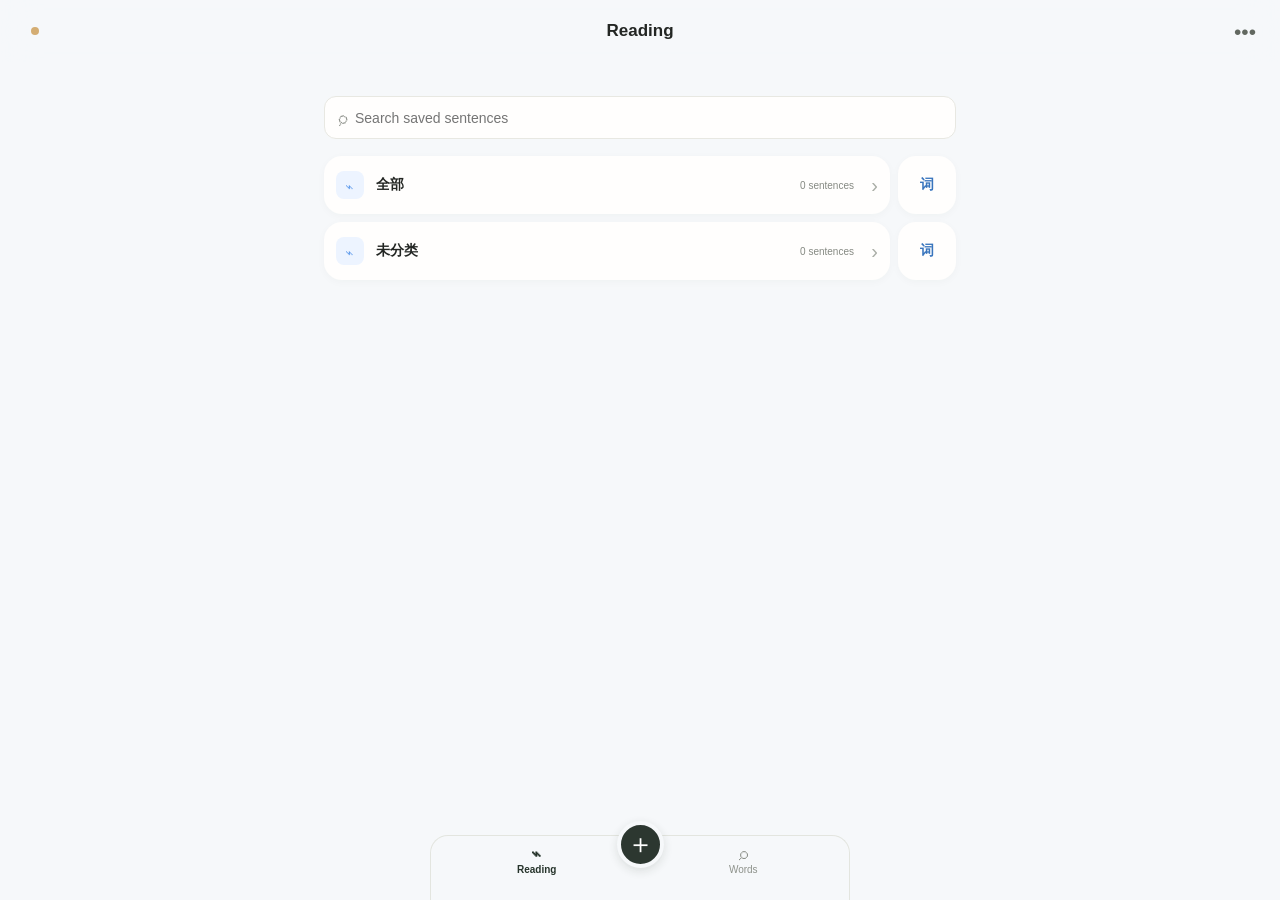
<file: mobile/index.html>
<!doctype html>
<html lang="zh-CN">
  <head>
    <meta charset="UTF-8" />
    <meta name="viewport" content="width=device-width, initial-scale=1, viewport-fit=cover" />
    <meta name="theme-color" content="#f7f7f5" />
    <meta name="apple-mobile-web-app-capable" content="yes" />
    <meta name="apple-mobile-web-app-status-bar-style" content="default" />
    <meta name="apple-mobile-web-app-title" content="Margin" />
    <link rel="manifest" href="./manifest.webmanifest?v=33" />
    <link rel="apple-touch-icon" href="./icon.svg" />
    <link rel="stylesheet" href="./styles.css?v=165" />
    <title>Margin · Sentences</title>
  </head>
  <body>
    <main id="app" aria-live="polite"></main>
    <input id="backup-file" type="file" accept="application/json,.json" hidden />
    <script type="module" src="./app.js?v=165"></script>
  </body>
</html>
</file>
<file: mobile/styles.css>
:root {
  --bg: #f6f8fa;
  --paper: #fffefd;
  --ink: #232623;
  --muted: #858982;
  --line: #e8e8e2;
  --green: #296757;
  --blue: #2f78c8;
  --orange: #bd7626;
  --purple: #7459a6;
  font-family: -apple-system, BlinkMacSystemFont, "SF Pro Text", "Segoe UI", sans-serif;
  color: var(--ink);
  background: var(--bg);
}

* { box-sizing: border-box; -webkit-tap-highlight-color: transparent; }
html, body, #app { min-height: 100%; margin: 0; background: var(--bg); }
body { background: var(--bg); }
button, input, textarea, select { font: inherit; }
button { cursor: pointer; border: 0; }
.app-shell { min-height: 100vh; padding-bottom: calc(82px + env(safe-area-inset-bottom)); background: var(--bg); }
.app-shell.scheme-one-words { --bg: #f6f8fa; background: #f6f8fa; }
.app-shell.scheme-two-entry { --bg: #f6f8fa; background: #f6f8fa; }
.app-shell.scheme-two-entry .entry-insight-section { background: #fff; }
.topbar { height: calc(62px + env(safe-area-inset-top)); padding: env(safe-area-inset-top) 18px 0; display: grid; grid-template-columns: 34px 1fr 34px; align-items: center; background: color-mix(in srgb, var(--bg) 91%, transparent); backdrop-filter: blur(18px); position: sticky; top: 0; z-index: 4; }
.topbar h1 { overflow: hidden; margin: 0; font-family: inherit; font-size: 17px; font-weight: 650; text-align: center; letter-spacing: 0; white-space: nowrap; text-overflow: ellipsis; }
.icon-button, .speak-button, .speak-mini { display: grid; place-items: center; color: #626860; background: transparent; }
.icon-button { width: 34px; height: 34px; font-size: 21px; line-height: 1; border-radius: 50%; }
.icon-button:active { background: #ecece7; }
.header-edit { min-height: 30px; padding: 0 7px; justify-self: end; color: #536056; background: transparent; border-radius: 7px; font-size: 12px; font-weight: 700; }
.header-edit:active { background: #ecece7; }
.brand-dot { width: 8px; height: 8px; justify-self: center; background: #d4ad72; border-radius: 50%; }
.page-content { width: min(100%, 670px); margin: 0 auto; padding: 20px 19px 35px; }
.page-content.collection-page { padding-top: 6px; }
.page-content.sentence-detail { padding-top: 6px; }
.page-content.wordbook-page { padding-top: 6px; }
.intro { display: flex; justify-content: space-between; align-items: center; gap: 16px; margin: 3px 0 21px; }
.collection-actions { position: sticky; z-index: 3; top: calc(62px + env(safe-area-inset-top)); margin: 0 -1px 13px; padding: 6px 1px 8px; display: flex; align-items: center; gap: 10px; overflow-x: auto; background: var(--bg); }
.collection-action-buttons { display: flex; align-items: center; gap: 7px; }
.intro p, .collection-actions p { max-width: 200px; margin: 0; color: var(--muted); font-size: 13px; line-height: 1.45; }
.subtle-button { min-height: 31px; padding: 0 10px; color: #303936; background: #eff0f2; border-radius: 9px; font-size: 12px; font-weight: 650; white-space: nowrap; }
.text-action { min-height: 29px; padding: 0 9px; color: #303936; background: #eff0f2; border-radius: 9px; font-size: 12px; font-weight: 700; white-space: nowrap; }
.text-action.add-sentence { color: #303936; }
.text-action.active { color: #303936; background: #e4e8ed; }
.text-action.mode-active { color: #3572bb; background: #e5effb; }
.search-box { height: 43px; padding: 0 12px; display: flex; align-items: center; gap: 8px; color: #91948e; background: var(--paper); border: 1px solid var(--line); border-radius: 12px; }
.search-box span { font-size: 19px; line-height: 1; transform: rotate(-15deg); }
.search-box input { width: 100%; min-width: 0; padding: 0; color: var(--ink); background: transparent; border: 0; outline: none; font-size: 14px; }
.section-head { margin: 28px 1px 10px; display: flex; align-items: baseline; justify-content: space-between; }
.section-head h2 { margin: 0; font-family: Georgia, "Times New Roman", serif; font-size: 17px; font-weight: 600; }
.section-head span { color: #999d96; font-size: 12px; }
.collection-list { display: grid; gap: 8px; margin-top: 17px; }
.collection-list.small { margin-top: 0; }
.collection-card-split { display: flex; align-items: stretch; gap: 8px; min-width: 0; }
.collection-card { width: 100%; min-height: 58px; padding: 8px 12px; display: grid; grid-template-columns: 32px minmax(0, 1fr) auto 16px; align-items: center; gap: 8px; color: var(--ink); background: var(--paper); border: 0; border-radius: 18px; box-shadow: 0 2px 8px #27302708; text-align: left; }
.collection-card-main { min-width: 0; flex: 1 1 auto; }
.collection-card:active, .sentence-row:active, .entry-row:active { background: #f1f2ed; }
.collection-wordbook-card { width: 58px; min-width: 58px; min-height: 58px; display: grid; place-items: center; color: #3975bd; background: var(--paper); border: 0; border-radius: 18px; box-shadow: 0 2px 8px #27302708; font-size: 14px; font-weight: 750; }
.collection-wordbook-card:active { background: #edf4ff; }
.folder-mark { display: grid; width: 28px; height: 28px; place-items: center; color: #4f91e9; background: #edf4ff; border-radius: 8px; font-size: 15px; }
.collection-card strong, .collection-card small { display: block; }
.collection-card strong { overflow: hidden; font-size: 14px; font-weight: 680; white-space: nowrap; text-overflow: ellipsis; }
.collection-card .collection-count { color: var(--muted); font-size: 10px; white-space: nowrap; }
.collection-card i, .annotation-list i, .linked-entry-list i { color: #aaaea7; font-size: 20px; font-style: normal; text-align: right; }
.sentence-list { display: grid; background: transparent; }
.sentence-item { border-bottom: 1px solid #e2e4e0; }
.sentence-item:last-child { border-bottom: 0; }
.sentence-item.bulk-mode.selected { background: #edf3fb; border-radius: 10px; }
.sentence-row { position: relative; width: 100%; padding: 17px 4px 17px 22px; color: var(--ink); background: transparent; text-align: left; }
.sentence-row::before { content: ""; position: absolute; top: 29px; left: 2px; width: 7px; height: 7px; background: var(--blue); border-radius: 50%; transform: translateY(-50%); }
.sentence-row p { margin: 0; font-family: inherit; font-size: 15px; font-weight: 500; line-height: 1.55; letter-spacing: -.012em; }
.reading-mode-row:active { background: #eef5fc; }
.sentence-collection-name { margin: -10px 4px 6px 22px; color: #adb1ab; font-size: 10px; font-weight: 400; text-align: right; }
.annotation-summary-list { display: grid; gap: 5px; padding: 0 0 16px 22px; }
.annotation-summary { display: grid; grid-template-columns: auto minmax(0, 1fr); column-gap: 7px; align-items: start; padding: 10px 11px; background: var(--paper); border: 0; border-radius: 10px; box-shadow: 0 2px 8px #27302708; }
.annotation-summary.sentence-note-summary { color: inherit; background: var(--paper); border: 0; }
.annotation-summary.entry-target-summary { background: var(--paper); }
.annotation-summary.sentence-note-summary p { color: #71766f; }
.annotation-summary.sentence-note-summary p { grid-column: 1 / -1; margin: 0; }
.annotation-summary strong { grid-column: 2; margin: 0; color: #454a45; font-family: inherit; font-size: 12px; font-weight: 700; line-height: 1.45; }
.annotation-summary p { grid-column: 2; margin: 4px 0 0; color: #71766f; font-size: 12px; line-height: 1.45; white-space: pre-wrap; }
.sentence-controls { min-height: 31px; margin: -2px 0 7px; display: flex; align-items: center; gap: 12px; }
.sentence-controls .marker-toggle, .sentence-controls label { min-height: 28px; color: #7e847c; background: transparent; font-size: 11px; }
.sentence-controls .marker-toggle { padding: 0; }
.sentence-controls .marker-toggle.active { color: #3975bd; font-weight: 700; }
.sentence-controls label { display: flex; align-items: center; gap: 4px; }
.sentence-controls select { max-width: 74px; padding: 0; color: #555d55; background: transparent; border: 0; outline: 0; font-size: 11px; font-weight: 650; }
.collection-actions .sentence-controls { margin: 0 0 0 auto; flex: 0 0 auto; }
.sentence-controls.compact { min-height: 29px; gap: 7px; }
.sentence-controls.compact .marker-toggle, .sentence-controls.compact label { min-height: 29px; font-size: 11px; }
.sentence-controls.annotation-controls { margin: -3px 1px 7px; gap: 15px; }
.sentence-controls.annotation-controls .marker-toggle, .sentence-controls.annotation-controls label, .sentence-controls.annotation-controls select { min-height: 22px; font-size: 12px; }
.control-pill { min-height: 29px; padding: 0 9px; color: #303936; background: #eff0f2; border-radius: 9px; font-size: 12px; font-weight: 700; white-space: nowrap; }
.control-pill.active { color: #303936; background: #e4e8ed; }
.bulk-edit-bar { margin: -3px 0 11px; padding: 8px 10px; display: flex; align-items: center; gap: 8px; color: #7f8982; background: #f0f2f5; border: 1px solid #e1e5ea; border-radius: 10px; font-size: 12px; font-weight: 650; }
.bulk-edit-bar span { margin-right: auto; }
.bulk-edit-bar button { min-height: 27px; padding: 0 9px; color: #4f5b54; background: #fff; border: 1px solid #dfe4e8; border-radius: 8px; font-size: 11px; font-weight: 700; }
.bulk-edit-bar button.bulk-select-all { color: #4f5b54; }
.bulk-edit-bar button.bulk-select-all.active { background: #e4e9ef; border-color: #d7dfe8; }
.bulk-edit-bar button[data-action="bulk-delete-selected"] { color: #b36c66; }
.empty-state { margin-top: 8px; padding: 30px 22px; background: #fbfbf9; border: 1px dashed #d9dcd5; border-radius: 13px; text-align: center; }
.empty-state p { max-width: 260px; margin: 0 auto 16px; color: var(--muted); font-size: 13px; line-height: 1.5; }
.primary-button { min-height: 42px; padding: 0 16px; color: white; background: #292e29; border-radius: 11px; font-size: 14px; font-weight: 680; }
.tabbar { position: fixed; z-index: 8; right: 0; bottom: 0; left: 0; height: calc(65px + env(safe-area-inset-bottom)); padding: 7px 30px env(safe-area-inset-bottom); display: grid; grid-template-columns: 1fr 55px 1fr; align-items: start; background: color-mix(in srgb, var(--bg) 94%, transparent); border-top: 1px solid #e7e8e2; backdrop-filter: blur(18px); }
.tabbar > button:not(.plus-tab) { padding: 1px 0; color: #8e928b; background: transparent; font-size: 10px; }
.tabbar > button:not(.plus-tab) span { display: block; margin-bottom: 1px; font-size: 18px; line-height: 19px; }
.tabbar > button.active { color: #26342b; font-weight: 700; }
.plus-tab { width: 47px; height: 47px; margin-top: -22px; justify-self: center; color: white; background: #2c3730; border: 4px solid var(--bg); border-radius: 50%; box-shadow: 0 3px 10px #28312722; font-size: 27px; font-weight: 280; line-height: 1; }
.sort-row { display: flex; gap: 5px; margin: 15px 0 10px; }
.sort-row button { min-height: 28px; padding: 0 10px; color: #858a82; background: transparent; border-radius: 8px; font-size: 11px; }
.sort-row button.active { color: #303832; background: #e9ebe6; font-weight: 650; }
.word-collection-display { width: 100%; height: 43px; padding: 0 13px; display: flex; align-items: center; justify-content: space-between; gap: 12px; color: #99a2b3; background: #eff0f2; border: 1px solid transparent; border-radius: 12px; text-align: left; }
.word-collection-display strong { overflow: hidden; font-size: 14px; font-weight: 700; white-space: nowrap; text-overflow: ellipsis; }
.word-collection-display span { width: 14px; height: 14px; flex: 0 0 14px; position: relative; color: transparent; font-size: 0; }
.word-collection-display span::before { content: ""; position: absolute; top: 2px; left: 3px; width: 7px; height: 7px; border-right: 2px solid #99a2b3; border-bottom: 2px solid #99a2b3; transform: rotate(45deg); }
.word-collection-display:active { background: #e4e8ed; }
.page-content > .search-box + .quiet-empty { margin-top: 14px; }
.search-results .section-head h2 { font-family: inherit; }
.search-result-group + .search-result-group { margin-top: 20px; }
.search-result-group h3 { margin: 0 1px 7px; color: #747b73; font-family: inherit; font-size: 12px; font-weight: 700; }
.words-actions { position: sticky; z-index: 3; top: calc(62px + env(safe-area-inset-top)); min-height: 41px; margin: 0 -1px 13px; padding: 6px 1px 8px; display: flex; align-items: center; justify-content: space-between; background: var(--bg); }
.words-actions > div { display: flex; gap: 7px; }
.word-collection-filters { display: flex; gap: 7px; overflow-x: auto; margin: -5px 0 10px; padding: 0 0 5px; scrollbar-width: none; }
.word-collection-filters::-webkit-scrollbar { display: none; }
.word-collection-filters button { min-height: 29px; padding: 0 11px; flex: 0 0 auto; color: #7c827b; background: transparent; border-radius: 9px; font-size: 11px; font-weight: 650; }
.word-collection-filters button.active { color: #425048; background: #e4e8e2; }
.entry-list { overflow: visible; background: transparent; border: 0; border-radius: 0; }
.entry-row { width: 100%; min-height: 58px; padding: 11px 0; display: grid; grid-template-columns: auto 1fr; align-items: center; gap: 9px; color: var(--ink); background: transparent; border-bottom: 1px solid #efefe9; text-align: left; }
.entry-row:last-child { border-bottom: 0; }
.entry-row.bulk-mode.selected { background: #edf3fb; border-radius: 10px; }
.entry-dot { width: 7px; height: 7px; align-self: center; margin-top: 0; background: var(--blue); border-radius: 50%; }
.entry-row.has-examples .entry-dot { align-self: start; margin-top: 8px; }
.entry-row strong { overflow: hidden; font-family: inherit; font-size: 16px; font-weight: 650; line-height: 1.2; white-space: nowrap; text-overflow: ellipsis; }
.entry-examples { grid-column: 1 / -1; display: grid; gap: 7px; }
.entry-row small { display: block; overflow: hidden; color: var(--muted); font-size: 11px; line-height: 1.45; white-space: normal; }
.entry-row .entry-insight-preview { color: #9aa49d; }
.entry-insight-group { display: grid; grid-template-columns: auto minmax(0, 1fr); align-items: start; column-gap: 9px; padding: 10px 11px; background: var(--paper); border-radius: 10px; box-shadow: 0 2px 8px #27302708; }
.entry-insight-group + .entry-insight-group { margin-top: 8px; }
.entry-insight-group-content { min-width: 0; display: grid; gap: 4px; }
.entry-insight-module { display: block; min-width: 0; padding: 0; color: #707a73; }
.entry-insight-module + .entry-insight-module { padding-top: 4px; border-top: 1px solid #efefe9; }
.entry-insight-tag { display: inline-flex; align-items: center; min-height: 20px; padding: 3px 6px; color: #3f735f; background: #e1f1e7; border-radius: 6px; font-size: 9px; font-weight: 700; white-space: nowrap; }
.entry-insight-group.examples .entry-insight-tag { color: #3572bb; background: #e5effb; }
.entry-insight-group.synonyms .entry-insight-tag { color: #6b6f9c; background: #ececff; }
.entry-insight-tag.example { color: #3572bb; background: #e5effb; }
.entry-insight-tag.synonym { color: #6b6f9c; background: #ececff; }
.entry-insight-copy { min-width: 0; color: #717b74; font-size: 12px; font-weight: 400; line-height: 1.45; }
.entry-insight-copy strong { display: inline; color: #454a45; font-size: 12px; font-weight: 700; }
.entry-insight-copy .entry-insight-term { display: block; margin-bottom: 2px; }
.entry-insight-copy mark.annotation { color: inherit !important; background: transparent !important; font-weight: 400 !important; }
.entry-insight-copy mark.annotation.target { color: #454a45 !important; font-weight: 700 !important; }
.entry-insight-copy em { margin-left: 6px; color: #8d9790; font-size: 11px; font-style: normal; }
.entry-insight-group.synonyms .entry-insight-copy em { display: block; margin-left: 0; }
.entry-insight-copy small { display: block; margin-top: 3px; color: #8d9790; font-size: 11px; }
.entry-row i { grid-row: 1 / span 2; grid-column: 3; color: #aaaea7; font-size: 20px; font-style: normal; }
.speak-mini { width: 31px; height: 31px; color: #557262; border-radius: 50%; font-size: 19px; }
.speak-mini:active, .speak-button:active { background: #edf1ec; }
.entry-detail { padding-top: 6px; }
.entry-hero { min-height: 61px; padding: 6px 0 15px; display: flex; justify-content: space-between; align-items: flex-start; }
.entry-hero p { margin: 0 0 4px; color: #8a8e86; font-size: 11px; text-transform: uppercase; letter-spacing: .08em; }
.entry-hero h2 { margin: 0; font-family: inherit; font-size: 35px; font-weight: 650; letter-spacing: -.035em; }
.entry-hero small { display: block; max-width: 235px; margin-top: 8px; color: var(--muted); font-size: 12px; }
.entry-collection-label { display: block; margin: 0 0 8px; padding: 0; color: #8b9089; background: transparent; font-size: 12px; text-align: left; }
.speak-button { width: 41px; height: 41px; margin-top: 11px; color: #476b5a; background: #edf2ed; border-radius: 50%; font-size: 23px; }
.entry-edit-button { width: 32px; height: 32px; margin-top: 22px; color: var(--blue); background: #fff; font-size: 14px; font-weight: 500; box-shadow: 0 2px 8px #27302708; }
.wide-add { width: 100%; min-height: 43px; color: #303936; background: #eff0f2; border-radius: 11px; font-size: 13px; font-weight: 680; }
.danger-link { width: 100%; margin-top: 34px; padding: 11px; color: #b06b61; background: transparent; font-size: 12px; }
.entry-tabs { margin: 4px -4px 7px; padding: 2px; display: flex; align-items: center; gap: 1px; background: #eff0f2; border-radius: 18px; }
.entry-tabs button { position: relative; min-height: 28px; padding: 0 6px; flex: 1 1 0; color: #99a2b3; background: transparent; border-radius: 14px; font-size: 12px; font-weight: 550; white-space: nowrap; }
.entry-tabs button.active { color: #303936; background: #fff; font-weight: 750; box-shadow: 0 1px 3px #2c35400d; }
.entry-insight-section { margin-top: 18px; padding: 14px 15px; background: var(--paper); border-radius: 14px; box-shadow: 0 2px 8px #27302708; }
.entry-insight-section h3 { margin: 0 0 13px; color: var(--ink); font-size: 16px; font-weight: 750; }
.phrase-section h3 { min-height: 19px; margin: 0 0 9px; padding: 1px 8px; display: inline-flex; align-items: center; color: #fff; background: var(--blue); border-radius: 7px; font-size: 10px; font-weight: 750; }
.examples-section { position: relative; padding-top: 14px; }
.examples-section:not(.entry-editing-section) { padding: 0 !important; background: transparent !important; box-shadow: none !important; }
.examples-count { position: absolute; top: 13px; right: 15px; color: #999f98; font-size: 12px; line-height: 1; }
.examples-section .sentence-list { margin-top: 2px; }
.examples-section:has(.quiet-empty) { padding: 0; background: transparent; box-shadow: none; }
.examples-section .quiet-empty { margin-top: 22px; padding: 27px 15px; color: #969d95; background: transparent; border: 1px dashed #d9ddd6; border-radius: 14px; font-size: 13px; text-align: center; }
.entry-sentence-list { display: flex; flex-direction: column; gap: 14px; padding: 0 1px; }
.entry-sentence-row { position: relative; min-height: 58px; margin: 0 0 0; padding: 15px 4px 15px 39px; background: var(--paper); border-radius: 14px; box-shadow: 0 2px 8px #27302708; }
.entry-sentence-row:last-child { border-bottom: 0; }
.entry-sentence-row .entry-dot { position: absolute; top: 27px; left: 15px; margin: 0; background: var(--blue); transform: translateY(-50%); }
.entry-sentence-row p { margin: 0; color: #89928b; font-size: 15px; font-weight: 400; line-height: 1.55; }
.entry-sentence-row p strong, .entry-sentence-row mark.annotation.target { color: var(--ink) !important; font-weight: 750 !important; }
.entry-example-detail mark.annotation.target { color: var(--ink); background: transparent; font-weight: 750; }
.entry-row small mark.annotation { color: inherit; background: transparent; font-weight: 500; }
.entry-row small mark.annotation.target { color: var(--ink); font-weight: 750; }
.entry-edit-example { padding: 10px 0 13px; border-bottom: 1px solid #efefe9; }
.entry-edit-example:last-of-type { border-bottom: 0; }
.entry-edit-example-label { margin-bottom: 6px; color: #8b9289; font-size: 11px; font-weight: 650; }
.entry-example-input, .phrase-edit-row input, .synonym-edit-row input, .synonym-edit-row textarea { width: 100%; padding: 9px 10px; color: var(--ink); background: #fff; border: 1px solid #e0e3de; border-radius: 9px; outline: none; font-size: 13px; line-height: 1.45; }
.entry-example-input { resize: vertical; }
.entry-target-picker { padding: 9px 10px; color: var(--ink); background: #fff; border: 1px solid #dfe3de; border-radius: 9px; font-size: 15px; line-height: 1.55; }
.entry-target-picker .word-token { padding: 0 2px; }
.entry-target-picker .word-token.selected, .phrase-target-picker .word-token.selected { color: #173c62; font-weight: 500 !important; }
.entry-target-status { display: block; margin-top: 5px; color: var(--blue); font-size: 11px; }
.entry-target-tools { margin-top: 7px; padding: 5px 8px; display: flex; align-items: center; gap: 10px; color: #e8ece6; background: #29312b; border-radius: 999px; font-size: 11px; }
.entry-target-tools span { margin-right: auto; color: #cbd2c9; }
.entry-target-tools b { color: #8bbbe8; font-size: 12px; }
.entry-target-tools button { padding: 2px 4px; color: #fff; background: transparent; font-size: 11px; font-weight: 700; }
.entry-inline-action { margin-top: 6px; padding: 2px 0; color: var(--blue); background: transparent; font-size: 11px; font-weight: 700; }
.synonym-add-example { justify-self: start; margin-left: 0; text-align: left; }
.entry-add-row { display: block; margin: 10px auto 2px; padding: 5px 12px; color: var(--blue); background: transparent; border: 1px solid #d9e6f5; border-radius: 999px; font-size: 12px; font-weight: 700; }
.entry-save-pill { display: block; min-width: 88px; margin: 17px auto 2px; padding: 9px 20px; color: #fff; background: #29312b; border-radius: 999px; font-size: 13px; font-weight: 700; }
.entry-empty-state, .entry-detail > .quiet-empty { margin-top: 22px; padding: 27px 15px; color: #969d95; background: transparent; border: 1px dashed #d9ddd6; border-radius: 14px; font-size: 13px; text-align: center; }
.phrase-edit-row { display: grid; gap: 6px; padding: 7px 0; }
.synonym-edit-row { display: grid; gap: 7px; padding: 7px 0 15px; }
.synonym-edit-row + .synonym-edit-row { padding-top: 15px; border-top: 1px dashed #dfe2dc; }
.phrase-rows { display: grid; gap: 11px; }
.phrase-row p { margin: 0; color: #4d554e; font-size: 15px; line-height: 1.45; }
.phrase-row p strong { font-weight: 750; }
.phrase-row p span { margin-left: 5px; color: #a6ada6; font-size: 13px; }
.synonym-rows { display: grid; }
.synonym-row { padding: 0 0 17px; }
.synonym-row + .synonym-row { padding-top: 17px; border-top: 1px dashed #dfe2dc; }
.synonym-row:last-child { padding-bottom: 0; }
.synonym-row h4 { margin: 0 0 7px; color: var(--blue); font-size: 16px; font-weight: 750; }
.synonym-description { margin: 0 0 9px; color: #4d544e; font-size: 13px; line-height: 1.55; }
.synonym-example { margin: 5px 0 0; color: var(--ink); font-size: 14px; line-height: 1.5; }
.synonym-example span { padding: 0 2px; background: #edf5ff; }
.synonym-example small { color: #b0b7c2; font-size: 12px; }
.synonym-example-edit-list { display: grid; gap: 6px; }
.synonym-example-edit { display: grid; grid-template-columns: minmax(0, 1fr) minmax(0, 1fr); gap: 6px; }
.synonym-example-edit input { width: 100%; padding: 8px 9px; color: var(--ink); background: #fff; border: 1px solid #e0e3de; border-radius: 8px; outline: none; font-size: 12px; }
.phrase-target-picker { padding: 9px 10px; color: var(--ink); background: #fff; border: 1px solid #dfe3de; border-radius: 9px; font-size: 14px; line-height: 1.5; }
.sentence-actions { margin: 0 0 13px; padding: 6px 0 8px; display: flex; align-items: center; gap: 7px; }
.sentence-actions .clear-text { margin-left: auto; color: #9b675f; }
.sentence-actions .danger-text { margin-left: 0; color: #9b675f; }
.sentence-paper { margin: 5px 0 18px; padding: 20px 19px; background: var(--paper); border-radius: 15px; box-shadow: 0 9px 24px #1d241b12; }
.sentence-body { color: #262a26; font-family: inherit; font-size: 20px; font-weight: 500; line-height: 1.78; letter-spacing: 0; user-select: none; -webkit-user-select: none; }
.word-token { display: inline; margin: 0; padding: 0 2px; color: inherit; background: transparent; border: 0; border-radius: 4px; font: inherit; letter-spacing: inherit; line-height: 1.35; vertical-align: baseline; }
.word-token.selected { color: #173c62; background: #dceafb; box-shadow: inset 0 0 0 1px #8ab6e3; }
.word-token:active { background: #e1ecfa; }
mark.annotation { padding: 0 1px; color: inherit; background: transparent; border-radius: 2px; cursor: pointer; }
mark.annotation.word { color: var(--blue); font-weight: 750; }
mark.annotation.target { background: transparent; color: #b33168; font-weight: 750; }
mark.annotation.phrase { background: #dceee3; }
mark.annotation.context { background: #f7e5c7; }
mark.annotation.pattern { padding-bottom: 3px; background-image: linear-gradient(#a28ac7, #a28ac7); background-position: 0 100%; background-repeat: no-repeat; background-size: 100% 2px; }
mark.annotation.grammar { text-decoration: underline 2px dotted #b08061; text-underline-offset: 4px; }
.sentence-note { margin: 18px 0 0; padding-top: 13px; color: #697068; border-top: 1px solid #ebebe5; font-size: 13px; line-height: 1.5; }
.source-label { display: block; margin-top: 12px; color: #9a9e97; font-size: 11px; }
.sentence-detail .section-head h2 { font-family: inherit; font-size: 15px; font-weight: 700; letter-spacing: 0; }
.selection-help { margin: 0 2px 15px; color: #9a9e97; font-size: 11px; text-align: center; }
.selection-tools { position: sticky; z-index: 3; bottom: 10px; margin: 0 1px 18px; padding: 8px 13px; display: flex; align-items: center; justify-content: space-between; gap: 0; overflow-x: auto; color: #fff; background: #29312b; border: 1px solid #1d251f; border-radius: 14px; box-shadow: 0 7px 17px #1e271c2a; }
.selection-tools span { display: none; }
.selection-tools button { min-height: 27px; padding: 0 8px; display: grid; place-items: center; flex: 0 0 auto; color: #f8f9f6; background: transparent; border-radius: 0; font-size: 13px; font-weight: 750; text-align: center; }
.selection-tools .annotation-option:first-of-type { padding-left: 8px; }
.selection-tools .annotation-option { min-width: 0; flex: 1 1 0; font-weight: 750; }
.selection-tools .annotation-option + .annotation-option { border-left: 1px solid #59635b; }
.selection-tools .annotation-option.word { color: #79b9ff; }
.selection-tools .annotation-option.target { color: #ff7cae; }
.selection-tools .annotation-option.phrase { color: #82d6ad; }
.selection-tools .annotation-option.context { color: #ffc878; }
.selection-tools .annotation-option.pattern { color: #f0f2ed; }
.selection-tools .annotation-option.grammar { color: #ffd4b3; }
.selection-tools .tool-close { min-width: 27px; margin: 0; padding: 0 4px 0 8px; color: #edf0ea; border-left: 1px solid #59635b; font-size: 21px; font-weight: 400; }
.selection-tools .append-choice { padding: 0 13px; color: #82d6ad; font-size: 13px; }
.selection-tools.append-mode span { display: block; max-width: 118px; overflow: hidden; padding-right: 10px; color: #d9ddd6; font-size: 11px; font-weight: 600; white-space: nowrap; text-overflow: ellipsis; }
.annotation-list { background: transparent; }
.linked-entry-list { overflow: hidden; background: var(--paper); border: 1px solid var(--line); border-radius: 13px; }
.annotation-list > button, .linked-entry-list button { width: 100%; min-height: 58px; padding: 11px 14px; display: grid; grid-template-columns: auto 1fr auto; align-items: center; gap: 9px; color: var(--ink); background: var(--paper); border-bottom: 1px solid #efefe9; text-align: left; }
.annotation-list > button { background: transparent; }
.annotation-list > button:last-child, .linked-entry-list button:last-child { border-bottom: 0; }
.annotation-list strong { align-self: center; overflow: hidden; font-family: inherit; font-size: 16px; font-weight: 650; line-height: 1.2; white-space: nowrap; text-overflow: ellipsis; }
.annotation-list > button:not(:has(small)) { display: flex; align-items: center; }
.annotation-list > button:not(:has(small)) strong { flex: 1; }
.annotation-list > button:not(:has(small)) i { margin-left: auto; }
.annotation-list small { grid-column: 2; overflow: visible; color: var(--muted); font-size: 11px; line-height: 1.45; white-space: pre-wrap; text-overflow: clip; }
.annotation-list i { grid-row: 1 / span 2; grid-column: 3; }
.annotation-pill { padding: 3px 6px; color: #59615b; background: #eff0ec; border-radius: 5px; font-size: 9px; font-weight: 700; letter-spacing: .04em; text-transform: uppercase; }
.annotation-pill.target { color: #a52f62; background: #f8e2eb; }.annotation-pill.word { color: #3572bb; background: #e5effb; }.annotation-pill.phrase { color: #407c57; background: #e6f2e8; }.annotation-pill.context { color: #a46821; background: #f9edd9; }.annotation-pill.pattern { color: #735a9e; background: #eee8f6; }.annotation-pill.grammar { color: #966141; background: #f6e9df; }.annotation-pill.note { color: #6f786f; background: #dfe3de; }
.sentence-note-row { margin-top: 8px; color: var(--ink) !important; background: transparent !important; border-radius: 0; align-items: start !important; }
.sentence-note-row strong { color: var(--ink) !important; }
.sentence-note-row small { color: var(--muted) !important; }
.sentence-note-row i { color: #aaaea7 !important; }
.wordbook-intro { margin: 3px 1px 17px; }
.wordbook-intro p { margin: 0 0 7px; color: var(--muted); font-size: 12px; }
.wordbook-intro h2 { display: inline; margin: 0; font-family: Georgia, "Times New Roman", serif; font-size: 26px; font-weight: 600; letter-spacing: -.025em; }
.wordbook-intro span { margin-left: 8px; color: #999d96; font-size: 12px; }
.wordbook-toolbar { min-height: 41px; padding: 6px 0 8px; display: flex; align-items: center; justify-content: space-between; }
.wordbook-toolbar strong { color: #4d574e; font-size: 13px; font-weight: 700; }
.wordbook-toolbar > div { display: flex; gap: 7px; }
.wordbook-filters { display: flex; gap: 15px; overflow-x: auto; margin: 0 0 13px; padding: 5px 1px 8px; }
.wordbook-filters button { min-height: 22px; padding: 0; color: #7e847c; background: transparent; border-radius: 0; font-size: 11px; font-weight: 600; white-space: nowrap; }
.wordbook-filters button.active { color: #3975bd; font-weight: 700; }
.wordbook-filters button.word.active { color: #3572bb; }.wordbook-filters button.phrase.active { color: #407c57; }.wordbook-filters button.context.active { color: #a46821; }.wordbook-filters button.pattern.active { color: #735a9e; }.wordbook-filters button.grammar.active { color: #966141; }
.wordbook-list { overflow: visible; background: transparent; border: 0; border-radius: 0; }
.wordbook-list > button { padding-right: 0; padding-left: 0; }
.wordbook-list > .wordbook-read-only-row { width: 100%; min-height: 58px; padding: 11px 0; display: grid; grid-template-columns: auto 1fr; align-items: center; gap: 9px; color: var(--ink); background: transparent; border-bottom: 1px solid #efefe9; text-align: left; }
.wordbook-read-only-row strong { overflow: hidden; font-family: inherit; font-size: 15px; font-weight: 700; white-space: nowrap; text-overflow: ellipsis; }
.wordbook-read-only-row small { grid-column: 1 / -1; overflow: hidden; color: var(--muted); font-size: 11px; line-height: 1.35; white-space: nowrap; text-overflow: ellipsis; }
.wordbook-list .wordbook-note { color: #69776d; }
.wordbook-row { width: 100%; min-height: 73px; padding: 12px 14px; display: grid; grid-template-columns: auto 1fr auto; grid-template-rows: auto auto; align-items: center; column-gap: 9px; color: var(--ink); background: var(--paper); border-bottom: 1px solid #efefe9; text-align: left; }
.wordbook-row:last-child { border-bottom: 0; }
.wordbook-row strong { overflow: hidden; font-family: inherit; font-size: 15px; font-weight: 700; white-space: nowrap; text-overflow: ellipsis; }
.wordbook-row small { grid-column: 1 / 3; overflow: hidden; margin-top: 6px; color: var(--muted); font-family: inherit; font-size: 11px; line-height: 1.35; white-space: nowrap; text-overflow: ellipsis; }
.wordbook-row i { grid-column: 3; grid-row: 1 / span 2; color: #aaaea7; font-size: 20px; font-style: normal; }
.words-library-page { padding-top: 8px; }
.library-block { margin: 0 0 22px; }
.library-block h2 { margin: 0 3px 7px; color: #424942; font-size: 13px; font-weight: 750; letter-spacing: .02em; }
.library-list-card { overflow: hidden; padding: 5px 0; background: var(--paper); border: 0; border-radius: 18px; box-shadow: 0 2px 8px #27302708; }
.library-list-row { width: 100%; min-height: 58px; padding: 8px 12px; display: grid; grid-template-columns: 32px minmax(0, 1fr) auto 16px; align-items: center; gap: 8px; color: var(--ink); background: var(--paper); text-align: left; }
.library-list-row:active { background: #f1f2ed; }
.library-list-icon { width: 28px; height: 28px; display: grid; place-items: center; border-radius: 8px; font-size: 15px; font-weight: 750; }
.library-list-icon.word { color: #6b6f9c; background: #ececff; }
.library-list-icon.reading { color: #4f91e9; background: #edf4ff; font-size: 18px; font-weight: 500; }
.library-list-copy { min-width: 0; }
.library-list-copy { min-width: 0; }
.library-list-copy strong { display: block; }
.library-list-copy strong { overflow: hidden; font-size: 14px; font-weight: 680; white-space: nowrap; text-overflow: ellipsis; }
.library-list-count { color: var(--muted); font-size: 10px; white-space: nowrap; }
.library-list-row i { color: #a4aaa3; font-size: 19px; font-style: normal; text-align: right; }
.word-collection-list { display: grid; gap: 8px; }
.word-collection-card { min-height: 71px; display: grid; grid-template-columns: minmax(0, 1fr) auto auto; align-items: center; overflow: hidden; background: var(--paper); border: 1px solid var(--line); border-radius: 13px; }
.word-collection-main { min-width: 0; min-height: 69px; padding: 12px 8px 12px 13px; display: grid; grid-template-columns: 31px minmax(0, 1fr); align-items: center; gap: 10px; color: var(--ink); background: transparent; text-align: left; }
.word-collection-main strong, .word-collection-main small { display: block; }
.word-collection-main strong { overflow: hidden; font-size: 14px; font-weight: 660; white-space: nowrap; text-overflow: ellipsis; }
.word-collection-main small { margin-top: 4px; color: var(--muted); font-size: 11px; }
.word-collection-main i { display: none; }
.word-collection-pin { min-height: 29px; padding: 0 8px; color: #81877f; background: #eff0ec; border-radius: 8px; font-size: 10px; font-weight: 700; }
.word-collection-pin.active { color: #446250; background: #e2ebe3; }
.word-collection-more { width: 35px; min-height: 44px; padding: 0; color: #858a83; background: transparent; font-size: 15px; letter-spacing: 1px; }
.words-library-add { margin-top: 13px; }
.quiet-empty { padding: 20px 13px; color: #979b94; background: #fbfbf9; border: 1px dashed #dcded7; border-radius: 12px; font-size: 12px; line-height: 1.5; text-align: center; }
.links-head { margin-top: 28px; }.linked-entry-list button { grid-template-columns: 1fr auto; min-height: 48px; font-family: Georgia, "Times New Roman", serif; font-size: 16px; }
.scrim { position: fixed; z-index: 11; inset: 0; background: #00000038; }
.dropdown-scrim { background: transparent; }
.dropdown-menu { position: fixed; z-index: 12; top: 132px; right: 66px; width: 168px; padding: 6px; background: var(--bg); border: 1px solid #e1e5ea; border-radius: 12px; box-shadow: 0 5px 16px #22282016; }
.dropdown-menu button { width: 100%; min-height: 39px; padding: 0 11px; color: var(--ink); background: transparent; border-radius: 8px; font-size: 14px; text-align: left; }
.dropdown-menu button:active { background: #e2e5e0; }
.display-dropdown-menu button { text-align: left; }
.sheet { position: fixed; z-index: 12; right: 0; bottom: 0; left: 0; max-width: 680px; margin: auto; padding: 18px 19px calc(19px + env(safe-area-inset-bottom)); background: var(--bg); border-radius: 21px 21px 0 0; box-shadow: 0 -10px 40px #171e1621; }
.sheet header { min-height: 31px; margin-bottom: 13px; display: flex; align-items: center; justify-content: space-between; }
.sheet h2 { margin: 0; font-family: inherit; font-size: 18px; font-weight: 700; letter-spacing: 0; }
.sheet header button { width: 30px; height: 30px; color: #757b73; background: #eeeFEb; border-radius: 50%; font-size: 19px; line-height: 1; }
.annotation-title { min-width: 0; display: flex; align-items: center; gap: 8px; }
.annotation-title h2 { overflow: hidden; white-space: nowrap; text-overflow: ellipsis; }
.display-sheet { display: grid; gap: 9px; }
.note-display-card { padding: 11px 12px; background: #eceee9; border-radius: 10px; }
.note-display-card div { display: flex; align-items: center; gap: 8px; }
.note-display-card h3 { margin: 0 0 7px; color: #425048; font-size: 12px; font-weight: 750; }
.note-display-card strong { color: #333a34; font-size: 13px; font-weight: 750; }
.note-display-card p { margin: 8px 0 0; color: #687068; font-size: 12px; line-height: 1.5; }
.note-display-card.sentence p { margin-top: 0; }
.quick-sheet { padding: 10px 14px calc(14px + env(safe-area-inset-bottom)); display: grid; gap: 5px; }
.quick-sheet button { padding: 16px 12px; color: var(--ink); background: transparent; border-radius: 11px; text-align: left; }
.quick-sheet button:active { background: #eeefea; }
.quick-sheet b, .quick-sheet span { display: block; }.quick-sheet b { font-size: 15px; }.quick-sheet span { margin-top: 4px; color: var(--muted); font-size: 12px; }.quick-sheet button:last-child { color: #787d76; text-align: center; font-size: 13px; }
.quick-sheet .danger-choice b { color: #b86c62; }.quick-sheet .danger-choice span { color: #ad877f; }
.standard-choice-sheet { padding: 12px 14px calc(11px + env(safe-area-inset-bottom)); gap: 2px; }
.standard-choice-sheet button:not(:last-child) { position: relative; min-height: 40px; padding: 8px 11px; display: flex; align-items: center; justify-content: center; color: var(--ink); font-size: 13px; text-align: center; }
.standard-choice-sheet button:not(:last-child) b { font-size: 13px; font-weight: 650; }
.standard-choice-sheet .sheet-choice-right { position: absolute; top: calc(50% - 3px); right: 29px; display: flex; align-items: center; gap: 6px; transform: translateY(-50%); }
.standard-choice-sheet .sheet-choice-right em { color: var(--muted); font-size: 10px; font-style: normal; font-weight: 500; white-space: nowrap; }
.standard-choice-sheet .sheet-check { position: static; display: block; margin: 0; color: var(--blue); font-size: 13px; font-weight: 400; line-height: 1; transform: none; }
.standard-choice-sheet button:last-child { margin-top: 2px; padding-top: 10px; padding-bottom: 5px; }
.words-sort-sheet { padding: 12px 14px calc(11px + env(safe-area-inset-bottom)); gap: 2px; }
.words-sort-sheet button:not(:last-child) { position: relative; min-height: 40px; padding: 8px 11px; display: flex; align-items: center; justify-content: center; font-size: 13px; text-align: center; }
.words-sort-sheet button:not(:last-child) b { font-size: 13px; font-weight: 650; }
.words-sort-sheet .sheet-check { position: absolute; top: calc(50% - 3px); right: 29px; display: block; color: var(--blue); font-size: 13px; font-weight: 400; line-height: 1; transform: translateY(-50%); }
.words-sort-sheet button:last-child { margin-top: 2px; padding-top: 10px; padding-bottom: 5px; }
.sheet-choice-title { padding: 12px 12px 4px; color: #777d75; font-size: 12px; font-weight: 700; }
.sheet-choice-empty { margin: 14px 12px; color: var(--muted); font-size: 13px; text-align: center; }
.form-sheet form { display: grid; gap: 12px; }
.form-sheet label { display: grid; gap: 6px; color: #747971; font-size: 11px; font-weight: 650; }
.form-sheet label.checkbox-label { display: flex; align-items: center; gap: 8px; }
.form-sheet label.checkbox-label input { width: 17px; height: 17px; padding: 0; accent-color: #466b58; }
.form-sheet input, .form-sheet textarea, .form-sheet select { width: 100%; padding: 10px 11px; color: var(--ink); background: var(--paper); border: 1px solid #dedfd9; border-radius: 9px; outline: none; font-size: 14px; font-weight: 400; }
.form-sheet textarea { min-height: 116px; resize: vertical; font-family: inherit; font-size: 17px; line-height: 1.45; }
.annotation-sheet textarea, #sentence-note-form textarea { font-size: 14px; }
.form-sheet input:focus, .form-sheet textarea:focus, .form-sheet select:focus { border-color: #9bad9e; box-shadow: 0 0 0 3px #c9d6cb55; }
.annotation-form-type { margin: 0; }.sheet-link, .sheet-danger { width: 100%; min-height: 42px; margin-top: 9px; color: #99a2b3; background: #eff0f2; border-radius: 10px; font-size: 13px; font-weight: 660; }.sheet-danger { color: #b46d62; background: transparent; }
.added-library { display: grid; place-items: center; }
.settings-sheet p { margin: 3px 0 15px; color: var(--muted); font-size: 13px; line-height: 1.5; }.settings-sheet .small-copy { margin: 17px 3px 0; color: #979b94; font-size: 11px; }.settings-subtitle { margin: 17px 0 7px; color: #59645c; font-size: 13px; font-weight: 750; }.cloud-intro { margin-bottom: 9px !important; }.cloud-account { display: grid; gap: 3px; margin: 6px 0 7px; color: #59645c; font-size: 12px; }.cloud-account span { overflow: hidden; color: #929991; text-overflow: ellipsis; white-space: nowrap; }.cloud-auth-form { display: grid; gap: 9px; }.cloud-auth-actions { display: grid; grid-template-columns: 1fr 1fr; gap: 8px; }.cloud-auth-actions .sheet-link { margin-top: 0; }.cloud-logout { color: #b46d62; background: transparent; }
.toast { position: fixed; z-index: 20; bottom: calc(76px + env(safe-area-inset-bottom)); left: 50%; max-width: calc(100% - 34px); padding: 10px 14px; color: white; background: #2b322c; border-radius: 999px; box-shadow: 0 5px 17px #20272028; font-size: 12px; transform: translateX(-50%); }
.fatal { padding: 50px 24px; color: #9d574c; text-align: center; }
@media (min-width: 720px) { .page-content { padding-top: 34px; }.tabbar { width: 420px; right: auto; left: 50%; border: 1px solid #e3e5df; border-bottom: 0; border-radius: 18px 18px 0 0; transform: translateX(-50%); }.sheet { border-radius: 21px; bottom: 22px; }.scrim { background: #00000038; } }
</file>
